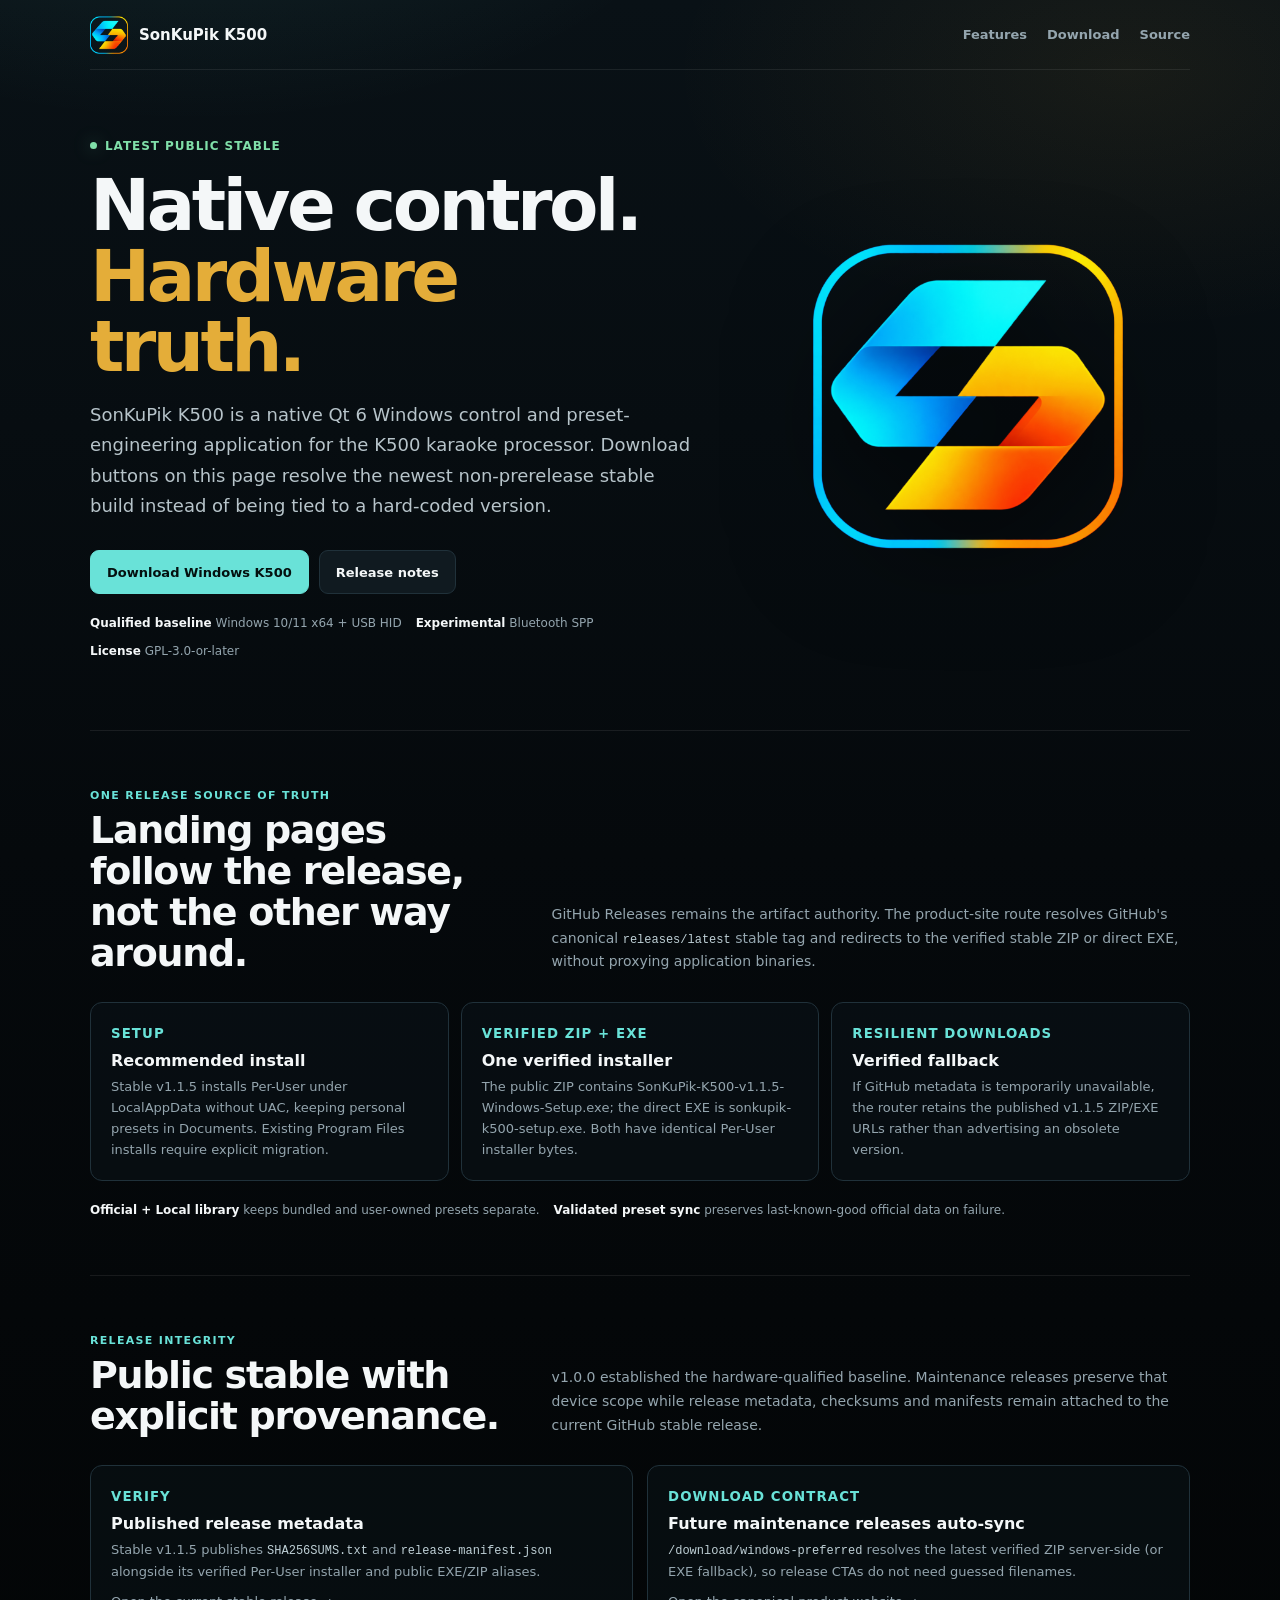
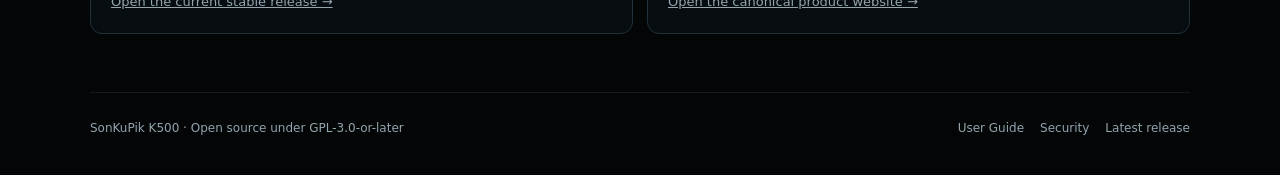
<file: docs/index.html>
<!doctype html>
<html lang="en">
<head>
  <meta charset="utf-8">
  <meta name="viewport" content="width=device-width,initial-scale=1">
  <meta name="theme-color" content="#071015">
  <meta name="robots" content="index,follow">
  <meta name="description" content="SonKuPik K500 is a native Qt 6 Windows control, preset-management and engineering application for the K500 karaoke processor. Download the latest public stable release.">
  <link rel="canonical" href="https://sonkupik-k500.pages.dev/">
  <meta property="og:title" content="SonKuPik K500 — Latest Public Stable">
  <meta property="og:description" content="Native K500 control, safe preset workflows, and latest-stable Windows downloads without hard-coded release links.">
  <meta property="og:type" content="website">
  <meta property="og:url" content="https://sonkupik-k500.pages.dev/">
  <meta property="og:image" content="https://sonkupik-k500.pages.dev/assets/music.webp">
  <title>SonKuPik K500 — Latest Public Stable</title>
  <link rel="icon" type="image/png" href="./favicon.png">
  <link rel="apple-touch-icon" href="./favicon.png">
  <style>
    :root{color-scheme:dark;--bg:#05090c;--panel:#0b141a;--line:#20313a;--soft:rgba(255,255,255,.08);--text:#f4f7f8;--muted:#94a5ae;--cyan:#69e2d8;--amber:#e4ad39;--green:#80dfa9}
    *{box-sizing:border-box}html{scroll-behavior:smooth}body{margin:0;min-height:100vh;font-family:Inter,ui-sans-serif,system-ui,-apple-system,BlinkMacSystemFont,"Segoe UI",sans-serif;color:var(--text);background:radial-gradient(900px 500px at 15% -10%,rgba(105,226,216,.10),transparent 60%),radial-gradient(700px 400px at 88% 4%,rgba(228,173,57,.07),transparent 65%),linear-gradient(180deg,#091116 0%,var(--bg) 48%,#030506 100%)}
    a{color:inherit}.shell{width:min(1100px,calc(100% - 32px));margin:auto}.nav{height:70px;display:flex;align-items:center;justify-content:space-between;border-bottom:1px solid var(--soft)}.brand{display:flex;align-items:center;gap:11px;text-decoration:none}.brand img{width:38px;height:38px;object-fit:contain}.brand strong{font-size:15px}.navlinks{display:flex;gap:20px}.navlinks a{color:var(--muted);text-decoration:none;font-size:13px;font-weight:650}.navlinks a:hover{color:var(--text)}
    .hero{min-height:610px;display:grid;grid-template-columns:1.15fr .85fr;align-items:center;gap:56px;padding:64px 0 72px}.badge{display:inline-flex;gap:8px;align-items:center;color:var(--green);font-size:12px;font-weight:780;letter-spacing:.08em;text-transform:uppercase}.dot{width:7px;height:7px;border-radius:50%;background:var(--green);box-shadow:0 0 18px rgba(128,223,169,.45)}h1{margin:17px 0 18px;font-size:clamp(44px,6.5vw,72px);line-height:.98;letter-spacing:-.05em}h1 em{color:var(--amber);font-style:normal}.lead{max-width:680px;margin:0;color:#b7c4ca;font-size:18px;line-height:1.7}.actions{display:flex;flex-wrap:wrap;gap:10px;margin-top:28px}.btn{display:inline-flex;align-items:center;justify-content:center;min-height:44px;padding:0 16px;border-radius:9px;border:1px solid var(--line);background:#101a20;text-decoration:none;font-size:13px;font-weight:740}.btn.primary{color:#04100f;background:var(--cyan);border-color:var(--cyan)}.btn:hover{transform:translateY(-1px);filter:brightness(1.05)}.supportline{display:flex;flex-wrap:wrap;gap:14px;margin-top:22px;color:var(--muted);font-size:12px}.supportline b{color:var(--text)}.mark{display:grid;place-items:center;min-height:340px}.mark img{width:min(78%,310px);filter:drop-shadow(0 28px 40px rgba(0,0,0,.5))}
    .section{padding:58px 0;border-top:1px solid var(--soft)}.section-head{display:grid;grid-template-columns:.8fr 1.2fr;gap:36px;margin-bottom:28px}.kicker{color:var(--cyan);text-transform:uppercase;letter-spacing:.12em;font-size:11px;font-weight:780}h2{margin:8px 0 0;font-size:clamp(26px,3.5vw,38px);letter-spacing:-.035em;line-height:1.08}.section-head p{margin:0;color:var(--muted);line-height:1.7;font-size:14px;align-self:end}.cards{display:grid;grid-template-columns:repeat(3,1fr);gap:12px}.card{padding:20px;border:1px solid var(--line);border-radius:12px;background:rgba(10,18,23,.58)}.card small{color:var(--cyan);font-weight:760;letter-spacing:.08em}.card h3{margin:9px 0 7px;font-size:16px}.card p{margin:0;color:var(--muted);font-size:13px;line-height:1.6}.integrity{display:grid;grid-template-columns:1fr 1fr;gap:14px}.integrity .card p+p{margin-top:10px}code{color:#bfd0d6;font-size:12px;overflow-wrap:anywhere}footer{padding:28px 0 40px;border-top:1px solid var(--soft);display:flex;justify-content:space-between;gap:24px;color:var(--muted);font-size:12px}.footlinks{display:flex;gap:16px;flex-wrap:wrap}.footlinks a{text-decoration:none}.footlinks a:hover{color:var(--text)}
    @media(max-width:820px){.hero{grid-template-columns:1fr;gap:18px;padding-top:48px}.mark{min-height:240px}.mark img{width:min(56%,240px)}.section-head,.integrity{grid-template-columns:1fr}.cards{grid-template-columns:1fr}.navlinks a:first-child{display:none}}@media(max-width:560px){.shell{width:min(100% - 22px,1100px)}.navlinks{gap:12px}.hero{padding-bottom:54px}footer{flex-direction:column}}
  </style>
</head>
<body>
  <div class="shell">
    <nav class="nav">
      <a class="brand" href="https://sonkupik-k500.pages.dev/" aria-label="SonKuPik K500 product website"><img src="./SonKuPik-k500-logo.png" alt=""><strong>SonKuPik K500</strong></a>
      <div class="navlinks"><a href="https://sonkupik-k500.pages.dev/features/">Features</a><a href="https://sonkupik-k500.pages.dev/download/">Download</a><a href="https://github.com/masarray/k500">Source</a></div>
    </nav>

    <main>
      <section class="hero">
        <div>
          <div class="badge"><span class="dot"></span> Latest Public Stable</div>
          <h1>Native control.<br><em>Hardware truth.</em></h1>
          <p class="lead">SonKuPik K500 is a native Qt 6 Windows control and preset-engineering application for the K500 karaoke processor. Download buttons on this page resolve the newest non-prerelease stable build instead of being tied to a hard-coded version.</p>
          <div class="actions">
            <a class="btn primary" href="https://sonkupik-k500.pages.dev/download/windows">Download Windows K500</a>
            <a class="btn" href="https://github.com/masarray/k500/releases/latest">Release notes</a>
          </div>
          <div class="supportline"><span><b>Qualified baseline</b> Windows 10/11 x64 + USB HID</span><span><b>Experimental</b> Bluetooth SPP</span><span><b>License</b> GPL-3.0-or-later</span></div>
        </div>
        <div class="mark"><img src="./SonKuPik-k500-logo.png" alt="SonKuPik K500"></div>
      </section>

      <section class="section">
        <div class="section-head"><div><div class="kicker">One release source of truth</div><h2>Landing pages follow the release, not the other way around.</h2></div><p>GitHub Releases remains the artifact authority. The product-site route resolves GitHub's canonical <code>releases/latest</code> stable tag and redirects to the verified stable ZIP or direct EXE, without proxying application binaries.</p></div>
        <div class="cards">
          <article class="card"><small>SETUP</small><h3>Recommended install</h3><p>Stable v1.1.5 installs Per-User under LocalAppData without UAC, keeping personal presets in Documents. Existing Program Files installs require explicit migration.</p></article>
          <article class="card"><small>VERIFIED ZIP + EXE</small><h3>One verified installer</h3><p>The public ZIP contains SonKuPik-K500-v1.1.5-Windows-Setup.exe; the direct EXE is sonkupik-k500-setup.exe. Both have identical Per-User installer bytes.</p></article>
          <article class="card"><small>RESILIENT DOWNLOADS</small><h3>Verified fallback</h3><p>If GitHub metadata is temporarily unavailable, the router retains the published v1.1.5 ZIP/EXE URLs rather than advertising an obsolete version.</p></article>
        </div>
        <div class="supportline"><span><b>Official + Local library</b> keeps bundled and user-owned presets separate.</span><span><b>Validated preset sync</b> preserves last-known-good official data on failure.</span></div>
      </section>

      <section class="section">
        <div class="section-head"><div><div class="kicker">Release integrity</div><h2>Public stable with explicit provenance.</h2></div><p>v1.0.0 established the hardware-qualified baseline. Maintenance releases preserve that device scope while release metadata, checksums and manifests remain attached to the current GitHub stable release.</p></div>
        <div class="integrity">
          <article class="card"><small>VERIFY</small><h3>Published release metadata</h3><p>Stable v1.1.5 publishes <code>SHA256SUMS.txt</code> and <code>release-manifest.json</code> alongside its verified Per-User installer and public EXE/ZIP aliases.</p><p><a href="https://github.com/masarray/k500/releases/latest">Open the current stable release →</a></p></article>
          <article class="card"><small>DOWNLOAD CONTRACT</small><h3>Future maintenance releases auto-sync</h3><p><code>/download/windows-preferred</code> resolves the latest verified ZIP server-side (or EXE fallback), so release CTAs do not need guessed filenames.</p><p><a href="https://sonkupik-k500.pages.dev/">Open the canonical product website →</a></p></article>
        </div>
      </section>
    </main>

    <footer><span>SonKuPik K500 · Open source under GPL-3.0-or-later</span><div class="footlinks"><a href="https://github.com/masarray/k500/blob/main/docs/USER_GUIDE.md">User Guide</a><a href="https://github.com/masarray/k500/blob/main/SECURITY.md">Security</a><a href="https://github.com/masarray/k500/releases/latest">Latest release</a></div></footer>
  </div>
</body>
</html>
</file>
